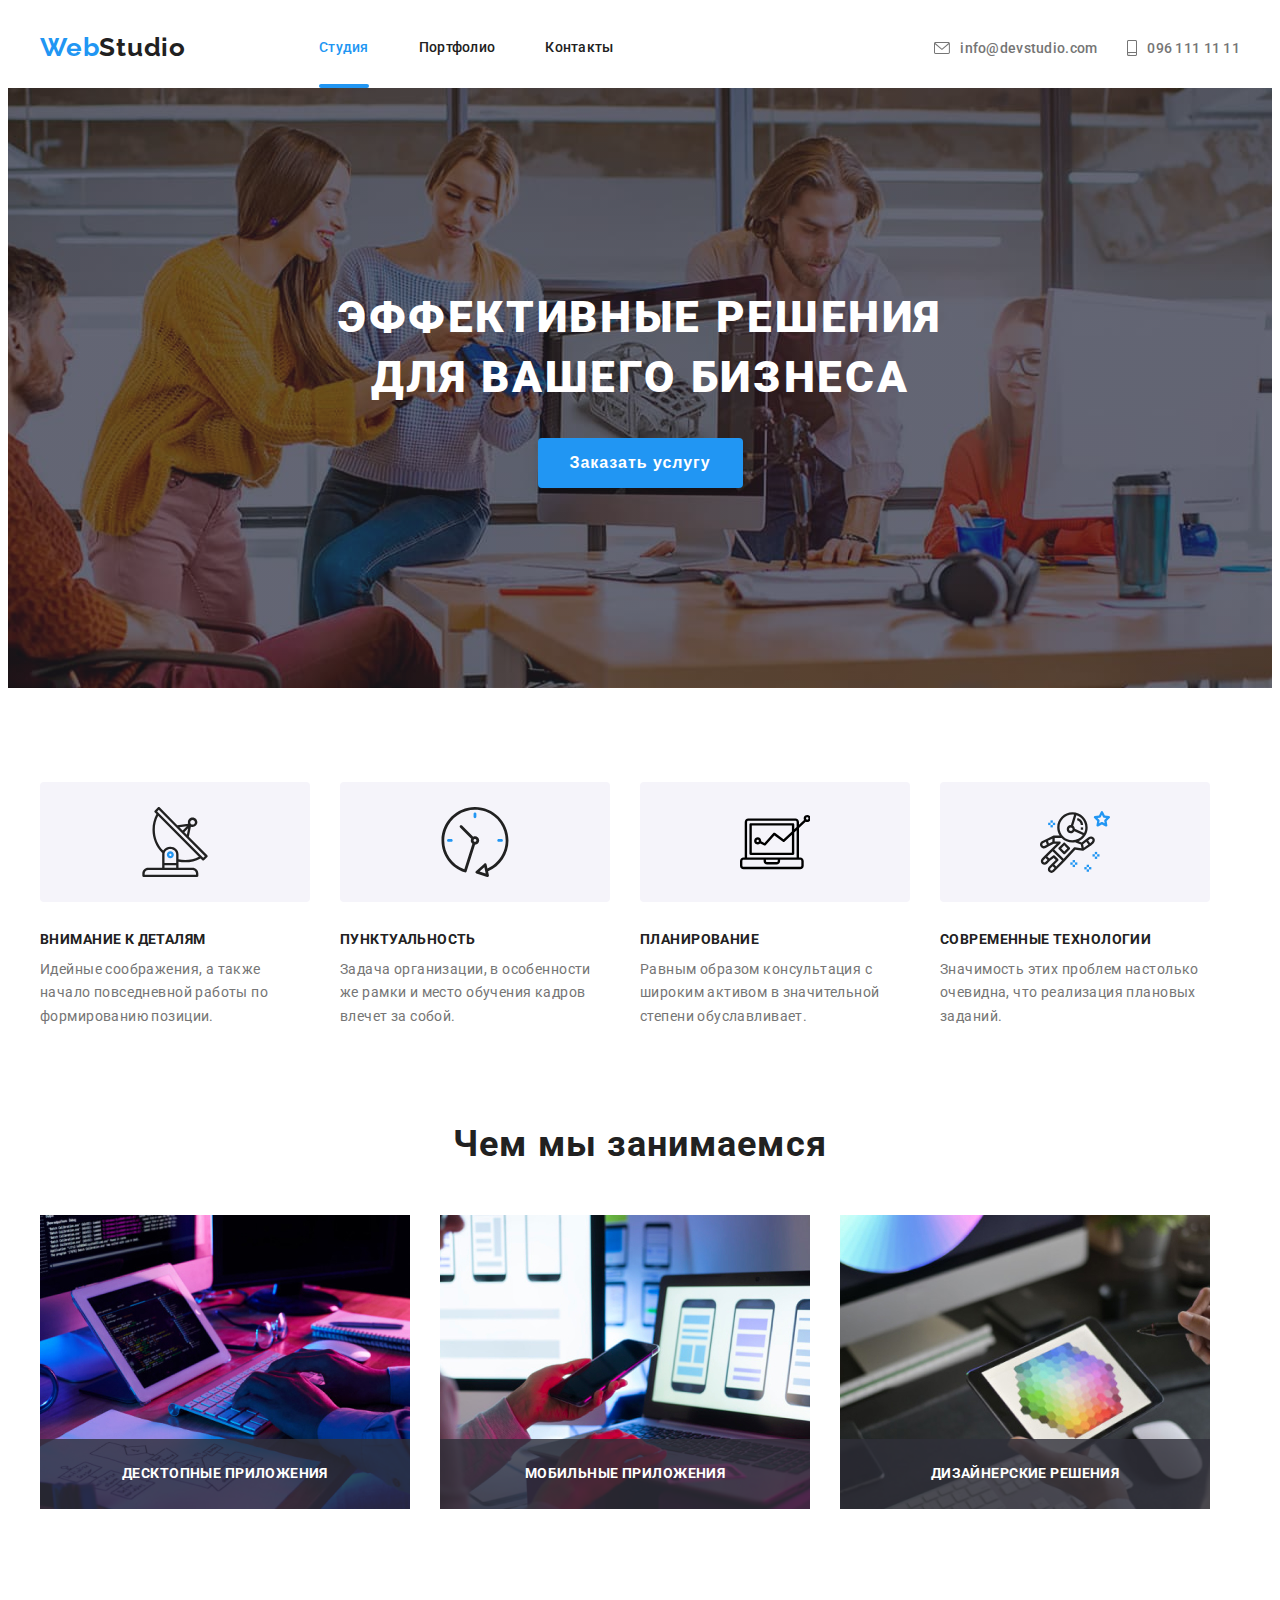
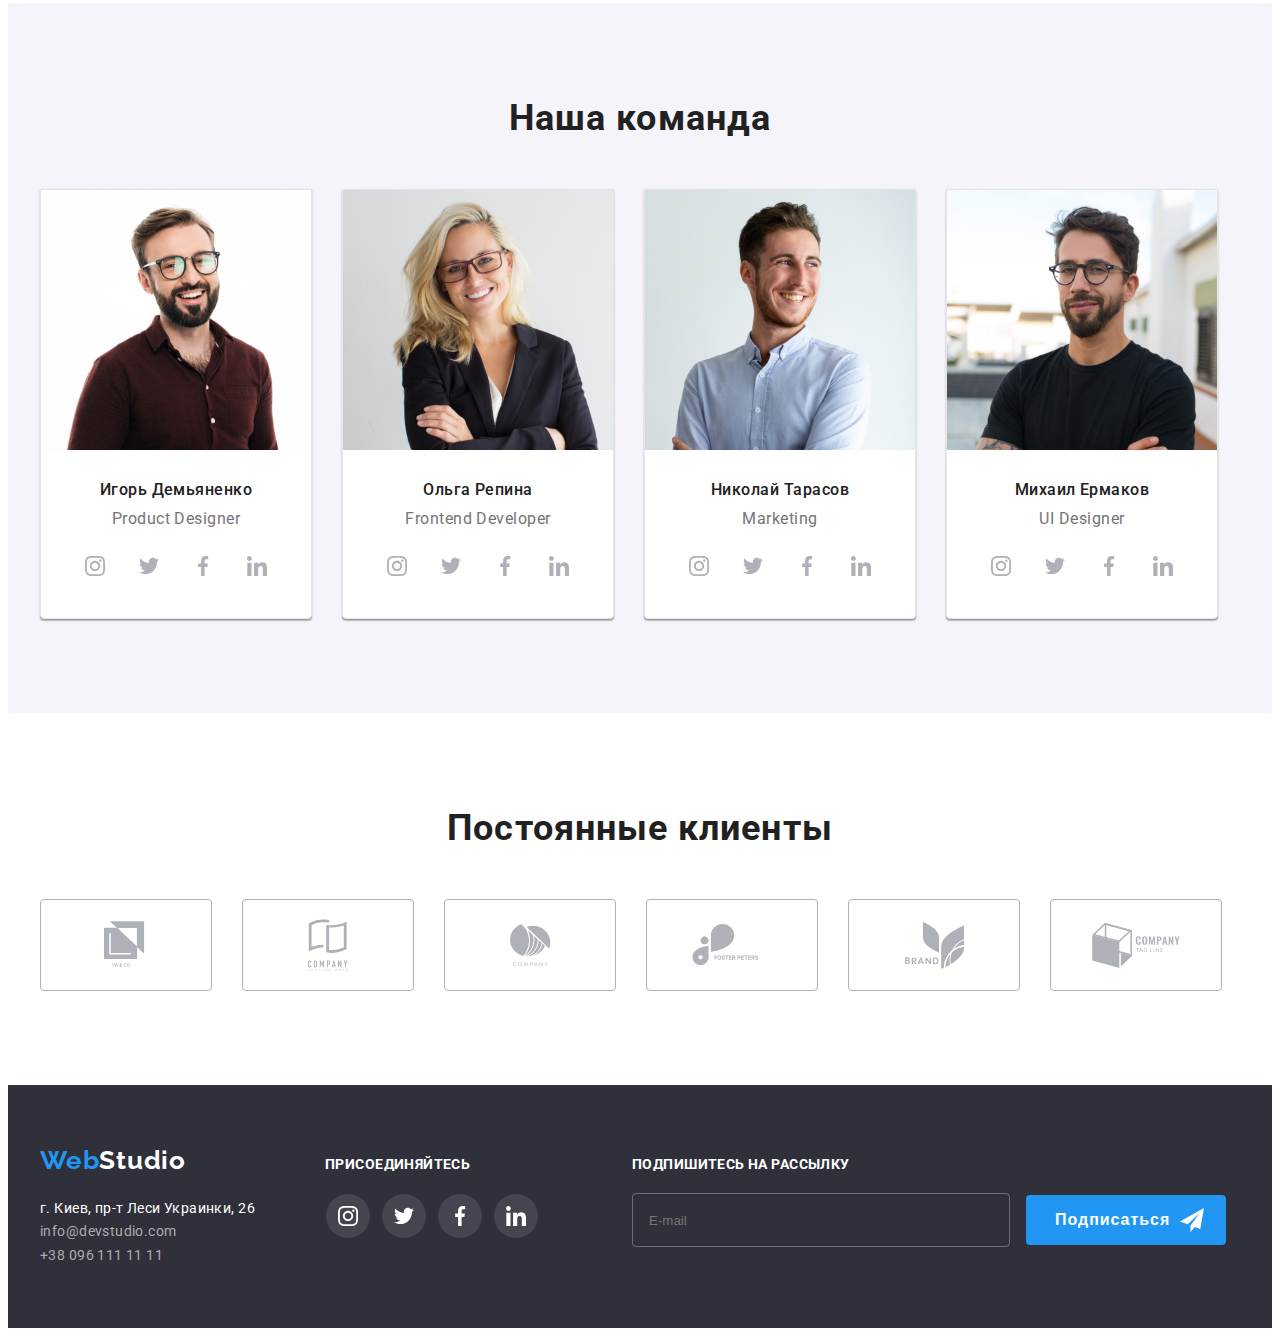
<file: index.html>
<!DOCTYPE html>
<html lang="ru">
    <head>
        <meta charset="UTF-8">
        <meta name="viewport" content="width=device-width, initial-scale=1.0">
        <title>Studio</title>
        
        <link rel="preconnect" href="https://fonts.gstatic.com">
        <link href="https://fonts.googleapis.com/css2?family=Raleway:wght@700&family=Roboto:wght@400;500;700;900&display=swap"
            rel="stylesheet">
        <link rel="stylesheet" href="https://cdnjs.cloudflare.com/ajax/libs/modern-normalize/1.0.0/modern-normalize.min.css"
            integrity="sha512-ISS7cAi1PEhQ8jnbJpJZMd29NlhNj4AWYyLOSp2CE/CsHxTCu+r+t0D2yoJudVrd0/8fTVPUVDzY5Tvli75u/g=="
            crossorigin="anonymous" />
        <link rel="stylesheet" href="./css/style.css">
        </head>
<body>
    
<header>
    
    <nav class="container main-nav">
   
        <a href="" class="full-logo"><span class="logo">Web</span><span class="logotwo">Studio</span></a>    
     <ul class="site-nav list">
         <li class="item"><a href="" class="current link">Студия</a></li> 
         <li class="item"><a href="./portfolio.html" class="kont link">Портфолио</a></li> 
         <li class="item"><a href="#address" class="kont link">Контакты</a></li> 
     </ul>
     <ul class="auth-nav list">
         <li class="item">
             <a href="malito:info@devstudio.com" class="link email">
                 <svg class="envelope"><use href="./images/icons.svg#icon-envelope"></use></svg>info@devstudio.com</a></li>
         <li class="item">
             <a href="tel:+380961111111" class="link phone">
             <svg class="smartphone">
                 <use href ="./images/icons.svg#icon-smartphone"></use></svg>096 111 11 11</a></li>
     </ul>
    
    </nav>

    
 </header>
 <main>
     <section class="hero overlay">
        
    <h1 class="hero-text">Эффективные решения для вашего бизнеса</h1>
    <button class="primary-btn" data-modal-open>Заказать услугу</button>
    
   
     </section>


 <section class="whywe-container">
     <div class="container">
     <h2 class="visually-hidden">Why we</h2>
     <ul class="list advan-box">
         <li class="item">
             <div class="svg-box">
             <svg class="antenna"><use href="./images/icons.svg#icon-antenna"></use></svg></div>
             <h3 class="advantages">Внимание к деталям</h3>
             <p class="adv-text">Идейные соображения, а также начало повседневной работы по формированию позиции.</p>
         </li>
         <li class="item">
             <div class="svg-box">
            <svg class="clock">
                <use href="./images/icons.svg#icon-clock"></use>
            </svg></div>
            <h3 class="advantages">Пунктуальность</h3>
            <p class="adv-text">Задача организации, в особенности же рамки и место обучения кадров влечет за собой.</p>
        </li>
        <li class="item">
            <div class="svg-box">
            <svg class="diagram">
                <use href="./images/icons.svg#icon-diagram"></use>
            </svg></div>
            <h3 class="advantages">Планирование</h3>
            <p class="adv-text">Равным образом консультация с широким активом в значительной степени обуславливает.</p>
        </li>
        <li class="item">
            <div class="svg-box">
            <svg class="astronaut">
                <use href="./images/icons.svg#icon-astronaut"></use>
            </svg></div>
            <h3 class="advantages">Современные технологии</h3>
            <p class="adv-text">Значимость этих проблем настолько очевидна, что реализация плановых заданий.</p>
        </li>

     </ul>
   
</div>
 </section>


 <section class="wedo-container">
     <div class="container">
     <h2 class="whatwedo">Чем мы занимаемся</h2>
     <ul class="list wedo-box">
         <li class="do-item"><img src="./images/pic1.jpg" alt="pic1"> <div class="wedo-text-box"><p class="wedo-text">Десктопные приложения</p></div></li>
         <li class="do-item"><img src="./images/pic2.jpg" alt="pic2"><div class="wedo-text-box">
            <p class="wedo-text">Мобильные приложения</p>
        </div></li>
         <li class="do-item"><img src="./images/pic3.jpg" alt="pic3"><div class="wedo-text-box">
            <p class="wedo-text">Дизайнерские решения</p>
        </div></li>
         
     </ul>
</div>
 </section>


 <section class="ourteam-section team-container">
     <div class="container">

     <h2 class="ourteam">Наша команда</h2>
     <ul class="list team-box ">
         <li class="item">
            <img src="./images/ID1.jpg" alt="ph1" width="270">
             <h4 class="ourteam-lead">Игорь Демьяненко</h4>
             <p class="ourteam-position">Product Designer</p>
             <ul class="list list-box">
                 <li class="soclink-box"> <a href="" class="soc-box"> 
                     <svg class="insta">
                     <use href ="./images/icons.svg#icon-instagram"></use></svg></a></li>
                 <li class="soclink-box"> <a href="" class="soc-box">
                      <svg class="twit"><use href="./images/icons.svg#icon-twitter"></use></svg></a></li>
                 <li class="soclink-box"> <a href="" class="soc-box"><svg class="face"><use href="./images/icons.svg#icon-facebook"></use></svg></a></li>
                 <li class="soclink-box"> <a href="" class="soc-box"><svg class="linkd"><use href="./images/icons.svg#icon-linkedin"></use></svg></a></li>
             </ul>
             
         </li>
         <li class="item">
            <img src="./images/OR2.jpg" alt="ph2" width="270">
            <h4 class="ourteam-lead">Ольга Репина</h4>
            <p class="ourteam-position">Frontend Developer</p>
            <ul class="list list-box">
                <li class="soclink-box"> <a href="" class="soc-box">
                        <svg class="insta">
                            <use href="./images/icons.svg#icon-instagram"></use>
                        </svg></a></li>
                <li class="soclink-box"> <a href="" class="soc-box">
                        <svg class="twit">
                            <use href="./images/icons.svg#icon-twitter"></use>
                        </svg></a></li>
                <li class="soclink-box"> <a href="" class="soc-box"><svg class="face">
                            <use href="./images/icons.svg#icon-facebook"></use>
                        </svg></a></li>
                <li class="soclink-box"> <a href="" class="soc-box"><svg class="linkd">
                            <use href="./images/icons.svg#icon-linkedin"></use>
                        </svg></a></li>
            </ul>
            
        </li>
        <li class="item">
            <img src="./images/NT3.jpg" alt="ph3" width="270">
            <h4 class="ourteam-lead">Николай Тарасов</h4>
            <p class="ourteam-position">Marketing</p>
            <ul class="list list-box">
            <li class="soclink-box"> <a href="" class="soc-box">
                    <svg class="insta">
                        <use href="./images/icons.svg#icon-instagram"></use>
                    </svg></a></li>
            <li class="soclink-box"> <a href="" class="soc-box">
                    <svg class="twit">
                        <use href="./images/icons.svg#icon-twitter"></use>
                    </svg></a></li>
            <li class="soclink-box"> <a href="" class="soc-box"><svg class="face">
                        <use href="./images/icons.svg#icon-facebook"></use>
                    </svg></a></li>
            <li class="soclink-box"> <a href="" class="soc-box"><svg class="linkd">
                        <use href="./images/icons.svg#icon-linkedin"></use>
                    </svg></a></li>
            </ul>
            
        </li>
        <li class="item">
            <img src="./images/MY4.jpg" alt="ph4" width="270">
            <h4 class="ourteam-lead">Михаил Ермаков</h4>
            <p class="ourteam-position">UI Designer</p>
            <ul class="list list-box">
                <li class="soclink-box"> <a href="" class="soc-box">
                        <svg class="insta">
                            <use href="./images/icons.svg#icon-instagram"></use>
                        </svg></a></li>
                <li class="soclink-box"> <a href="" class="soc-box">
                        <svg class="twit">
                            <use href="./images/icons.svg#icon-twitter"></use>
                        </svg></a></li>
                <li class="soclink-box"> <a href="" class="soc-box"><svg class="face">
                            <use href="./images/icons.svg#icon-facebook"></use>
                        </svg></a></li>
                <li class="soclink-box"> <a href="" class="soc-box"><svg class="linkd">
                            <use href="./images/icons.svg#icon-linkedin"></use>
                        </svg></a></li>
            </ul>
            
        </li>
     </ul>
</div>
 </section>

 <section class="client-container">
     <div class="container">
     <h2 class="our-clients">Постоянные клиенты</h2>
     <ul class="list clients-box">
         <li class="item"><a href="" class="client-focus"><svg class="logo1"  width="44.27px" height="49.23px"><use href="./images/icons.svg#icon-logo1"></use></svg></a></li>
        <li class="item"><a href="" class="client-focus"><svg class="logo2" width="40px" height="52px"><use href="./images/icons.svg#icon-logo2"></use></svg></a></li>
        <li class="item"><a href="" class="client-focus"><svg class="logo3" width="41px" height="42.6px"><use href="./images/icons.svg#icon-logo3"></use></svg></a></li>
        <li class="item"><a href="" class="client-focus"><svg class="logo4" width="79.66px" height="42.02px"><use href="./images/icons.svg#icon-logo4"></use> </svg></a></li>
        <li class="item"><a href="" class="client-focus"><svg class="logo5" width="59px" height="47px"><use href="./images/icons.svg#icon-logo5"></use></svg></a></li>
        <li class="item"><a href="" class="client-focus"><svg class="logo6" width="88.48px" height="45.44px"><use href="./images/icons.svg#icon-logo6"></use></svg></a></li>
     </ul>
    </div>
 </section>
</main>
<footer class="footer footer-container">
    <div class="container foot-box">
        <section class="add-box">
            <h1 class="visually-hidden">Kontacts</h1>
    <a href="" class="full-logo logo-box"><span class="logo">Web</span><span class="footer-studio">Studio</span></a><br>
    
    <address id="address" class="post-box">
        
        <p><a class="post-address">г. Киев, пр-т Леси Украинки, 26</a></p>
        <p><a href="malito:info@devstudio.com" class="email-address">info@devstudio.com</a></p>
        <p><a href="tel:+380961111111" class="tel-address">+38 096 111 11 11</a></p>
    </address>
    </section>
   
    <section class="joinus-box">
        <h2 class="join-us">присоединяйтесь</h2>
        <ul class="list join-box">
            
            <li class="join-socl">
                <a href="" aria-label="Instagram"><svg class="foot-media"><use href="./images/icons.svg#icon-instagram"></use></svg></a></li>
            <li class="join-socl">
                <a href="" aria-label="Twitter"><svg class="foot-media"><use href="./images/icons.svg#icon-twitter"></use></svg></a>
            </li>
            <li class="join-socl">
                <a href="" aria-label="Facebook"><svg class="foot-media"><use href="./images/icons.svg#icon-facebook"></use></svg></a>
            </li>
            <li class="join-socl">
                <a href="" aria-label="LinkedIn"><svg class="foot-media"><use href="./images/icons.svg#icon-linkedin"></use></svg></a>
            </li>
        </ul>
    </section>
    <section class="sign-in-box">
        <h2 class="visually-hidden">Подпишитесь на рассылку</h2>
    <b class="sign-in">Подпишитесь на рассылку</b>
    
    <form name="signup-form" class="signup-box">
        <label for="signup-form">
            <input type="email" name="email" id="signup-form" placeholder="E-mail"  class="signup-form">
        </label>
        <button type="submit" class="signin-btn">Подписаться </button>
    </form>
   
    </section>
   
</div>
</footer>

<!-- Modal window -->

<div class="backdrop is-hidden" data-modal>
    <div class="modal">
        <button class="closebtn" data-modal-close><svg class="close-btn" width="11" height="11">
                <use href="./images/icons.svg#icon-close-btn"></use>
            </svg>
        </button>
        
        <form name="order-form" class="form">
            <h2 class="modal-text">Оставьте свои данные, мы вам перезвоним</h2>
            
        <div class="form-field">
                <label for="user-name" class="user-info">Имя </label>
            <div class="name-form">
                <input type="text" name="name" id="user-name" class="input-border">
                <span class="form-icons">
                    <svg width="18" height="18">
                        <use href="./images/icons.svg#icon-person"></use>
                    </svg>
                </span>
            </div>

            
        </div>

            <div class="form-field">
                <label for="user-tel" class="user-info">Телефон</label>
            <div class="name-form">
                <input type="tel" id="user-tel" class="input-border">
                <span class="form-icons">
                <svg width="18" height="18">
                    <use href="./images/icons.svg#icon-phone"></use>
                </svg>
            </span>
            </div>
            </div>



            <div class="form-field">
                <label for="user-mail" class="user-info">Почта</label>
                <div class="name-form">
                <input type="email" name="email" id="user-mail" class="input-border">
                <span class="form-icons">
                <svg width="18" height="18">
                    <use href="./images/icons.svg#icon-email"></use>
                </svg>
                </span>
                </div>
            </div>

            <div class="form-field">
                <label for="feedback" class="user-info">Комментарий</label>
                <textarea  name="feedback" class="input-border comment" id="feedback" rows="10" placeholder="Введите текст"></textarea>
            </div>

            
            <div class="form-agreement">
                <label class="check-agreement" >
                    <input class="checkbox" type="checkbox" name="agreement" value="agreement">
                    <span class="check-icon"></span>
                    Соглашаюсь с рассылкой и принимаю <a href="" class="customer-agreem">Условия договора</a>
                    </label>
            </div>
            
            <button type="submit" class="sendback-btn">Отправить</button>
        </form>
    </div>
</div>
<script src="./js/modal.js"></script>
</body>

</html>
</file>
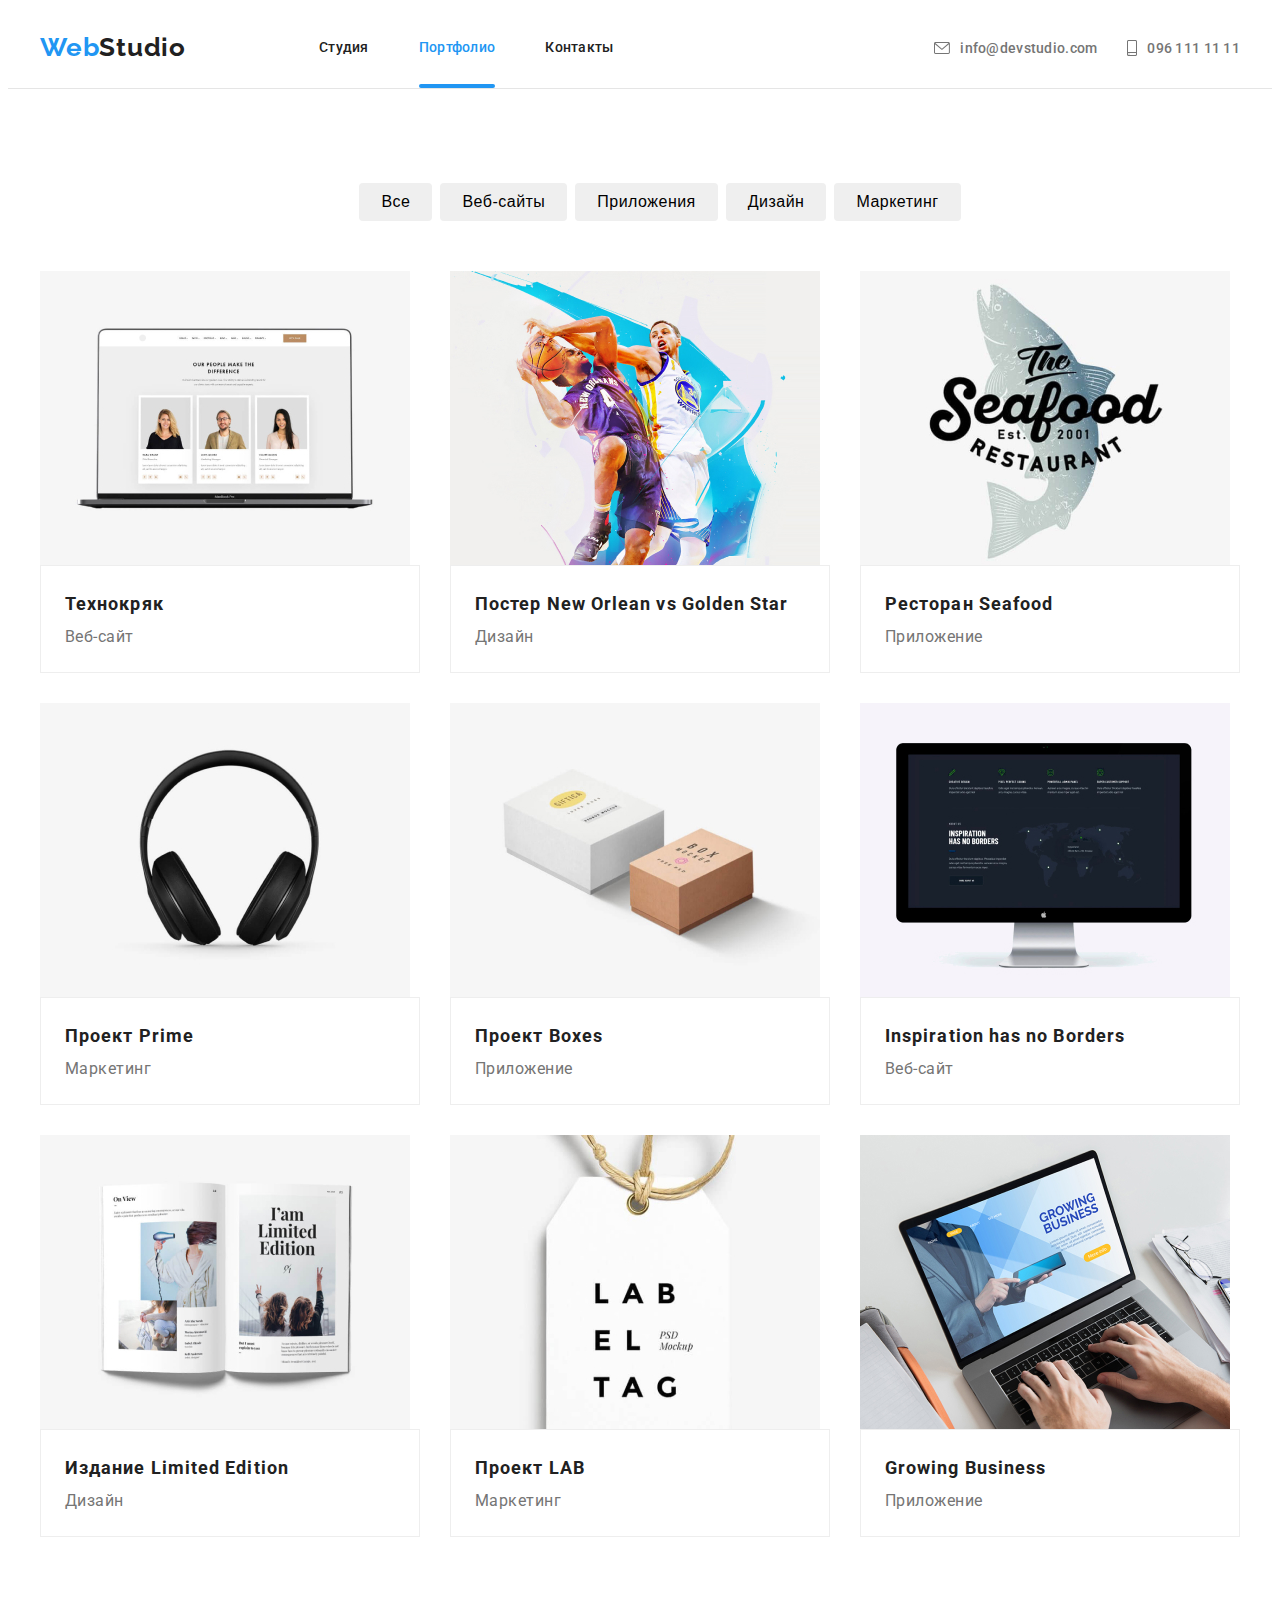
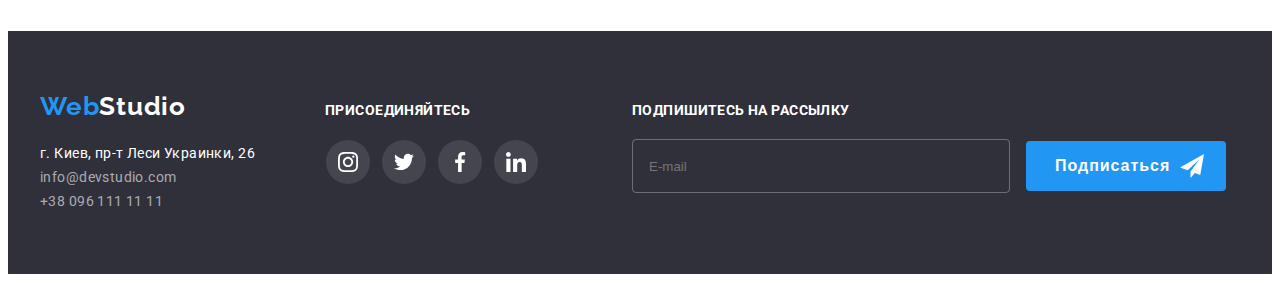
<file: portfolio.html>
<!DOCTYPE html>
<html lang="ru">

<head>
    <meta charset="UTF-8">
    <meta name="viewport" content="width=device-width, initial-scale=1.0">
    <title>Portfolio</title>
   
    <link rel="preconnect" href="https://fonts.gstatic.com">
    <link href="https://fonts.googleapis.com/css2?family=Raleway:wght@700&family=Roboto:wght@400;500;700;900&display=swap"
        rel="stylesheet">
    <link rel="stylesheet" href="https://cdnjs.cloudflare.com/ajax/libs/modern-normalize/1.0.0/modern-normalize.min.css"
        integrity="sha512-ISS7cAi1PEhQ8jnbJpJZMd29NlhNj4AWYyLOSp2CE/CsHxTCu+r+t0D2yoJudVrd0/8fTVPUVDzY5Tvli75u/g=="
        crossorigin="anonymous" />
    <link rel="stylesheet" href="./css/style.css">
</head>

<body>

    <header class="header">
    
        <nav class="container main-nav">
    
            <a href="" class="full-logo"><span class="logo">Web</span><span class="logotwo">Studio</span></a>
            <ul class="site-nav list">
                <li class="item"><a href="./index.html" class="kont link">Студия</a></li>
                <li class="item"><a href="" class=" current link">Портфолио</a></li>
                <li class="item"><a href="#address" class="kont link">Контакты</a></li>
            </ul>
            <ul class="auth-nav list">
                <li class="item">
                    <a href="malito:info@devstudio.com" class="link email">
                        <svg class="envelope">
                            <use href="./images/icons.svg#icon-envelope"></use>
                        </svg>info@devstudio.com</a>
                </li>
                <li class="item"><a href="tel:+380961111111" class="link phone">
                        <svg class="smartphone">
                            <use href="./images/icons.svg#icon-smartphone"></use>
                        </svg> 096 111 11 11</a></li>
            </ul>
    
        </nav>
    
    
    </header>
<main>

    
<section class="container">
    <h1 class="visually-hidden">Our projects</h1>
    <ul class="list btn-box">
        <li class="item"><button type="button" class="portf-btn">Все</button></li>
        <li class="item"><button type="button" class="portf-btn">Веб-сайты</button></li>
        <li class="item"><button type="button" class="portf-btn">Приложения</button></li>
        <li class="item"><button type="button" class="portf-btn">Дизайн</button></li>
        <li class="item"><button type="button" class="portf-btn">Маркетинг</button></li>
    </ul>
    <ul class="list project-box">
        <li class="item">
            <a href="" class="cards"> 
        <div class="proj-thumb">
            <img src="./portf-img/prtf-img1.jpg" alt="prtf-img1" width="370">
            <div class="text-hover-box">
                <p class="text-hover">Технокряк это современная площадка распространения коронавируса. Компании используют эту
                    платформу для цифрового
                    шпионажа и атак на защищённые сервера конкурентов.
                </p>
            </div>
        </div>
            <div class="project-text">
            <h2 class="portf-project">Технокряк</h2>
            <p class="portf-text">Веб-сайт</p>
            </div></a>
        </li>
        <li class="item"><a href="" class="cards"><div class="proj-thumb">
            <img src="./portf-img/prtf-img2.jpg" alt="prtf-img2" width="370"><div class="text-hover-box">
                <p class="text-hover">Технокряк это современная площадка распространения коронавируса. Компании используют эту
                    платформу для цифрового
                    шпионажа и атак на защищённые сервера конкурентов.
                </p>
            </div>
        </div>
            <div class="project-text">
            <h2 class="portf-project">Постер New Orlean vs Golden Star</h2>
            <p class="portf-text">Дизайн</p>
            </div>
            </a>
        </li>
        <li class="item"><a href="" class="cards"><div class="proj-thumb">
            <img src="./portf-img/prtf-img3.jpg" alt="prtf-img3" width="370"><div class="text-hover-box">
                <p class="text-hover">Технокряк это современная площадка распространения коронавируса. Компании используют эту
                    платформу для цифрового
                    шпионажа и атак на защищённые сервера конкурентов.
                </p>
            </div>
        </div>
            <div class="project-text">
            <h2 class="portf-project">Ресторан Seafood</h2>
            <p class="portf-text">Приложение</p>
            </div>
</a>
        </li>
        <li class="item"><a href="" class="cards"><div class="proj-thumb">
            <img src="./portf-img/prtf-img4.jpg" alt="prtf-img4" width="370"><div class="text-hover-box">
                <p class="text-hover">Технокряк это современная площадка распространения коронавируса. Компании используют эту
                    платформу для цифрового
                    шпионажа и атак на защищённые сервера конкурентов.
                </p>
            </div>
        </div>
            <div class="project-text">
            <h2 class="portf-project">Проект Prime</h2>
            <p class="portf-text">Маркетинг</p>
            </div></a>
        </li>
        <li class="item"><a href="" class="cards"><div class="proj-thumb">
            <img src="./portf-img/prtf-img5.jpg" alt="prtf-img5" width="370"><div class="text-hover-box">
                <p class="text-hover">Технокряк это современная площадка распространения коронавируса. Компании используют эту
                    платформу для цифрового
                    шпионажа и атак на защищённые сервера конкурентов.
                </p>
            </div>
        </div>
            <div class="project-text">
            <h2 class="portf-project">Проект Boxes</h2>
            <p class="portf-text">Приложение</p>
            </div></a>
        </li>
        <li class="item"><a href="" class="cards"><div class="proj-thumb">
            <img src="./portf-img/prtf-img6.jpg" alt="prtf-img6" width="370"><div class="text-hover-box">
                <p class="text-hover">Технокряк это современная площадка распространения коронавируса. Компании используют эту
                    платформу для цифрового
                    шпионажа и атак на защищённые сервера конкурентов.
                </p>
            </div>
        </div>
            <div class="project-text">
            <h2 class="portf-project">Inspiration has no Borders</h2>
            <p class="portf-text">Веб-сайт</p>
            </div></a>
        </li>
        <li class="item"><a href="" class="cards"><div class="proj-thumb">
            <img src="./portf-img/prtf-img7.jpg" alt="prtf-img7" width="370"><div class="text-hover-box">
                <p class="text-hover">Технокряк это современная площадка распространения коронавируса. Компании используют эту
                    платформу для цифрового
                    шпионажа и атак на защищённые сервера конкурентов.
                </p>
            </div>
        </div>
            <div class="project-text">
            <h2 class="portf-project">Издание Limited Edition</h2>
            <p class="portf-text">Дизайн</p>
            </div></a>
        </li>
        <li class="item"><a href="" class="cards"><div class="proj-thumb">
            <img src="./portf-img/prtf-img8.jpg" alt="prtf-img8" width="370"><div class="text-hover-box">
                <p class="text-hover">Технокряк это современная площадка распространения коронавируса. Компании используют эту
                    платформу для цифрового
                    шпионажа и атак на защищённые сервера конкурентов.
                </p>
            </div>
        </div>
            <div class="project-text">
            <h2 class="portf-project">Проект LAB</h2>
            <p class="portf-text">Маркетинг</p>
            </div></a>
        </li>
        <li class="item"><a href="" class="cards"><div class="proj-thumb">
            <img src="./portf-img/prtf-img9.jpg" alt="prtf-img9" width="370"><div class="text-hover-box">
                <p class="text-hover">Технокряк это современная площадка распространения коронавируса. Компании используют эту
                    платформу для цифрового
                    шпионажа и атак на защищённые сервера конкурентов.
                </p>
            </div>
        </div>
            <div class="project-text">
            <h2 class="portf-project">Growing Business</h2>
            <p class="portf-text">Приложение</p>
            </div></a>
        </li>
    </ul>
</section>
</main>
    <footer class="footer footer-container">
        <div class="container foot-box">
            <section class="add-box">
                <h1 class="visually-hidden">Kontacts</h1>
                <a href="" class="full-logo logo-box"><span class="logo">Web</span><span
                        class="footer-studio">Studio</span></a><br>
    
                <address id="address" class="post-box">
    
                    <p><a class="post-address">г. Киев, пр-т Леси Украинки, 26</a></p>
                    <p><a href="malito:info@devstudio.com" class="email-address">info@devstudio.com</a></p>
                    <p><a href="tel:+380961111111" class="tel-address">+38 096 111 11 11</a></p>
                </address>
            </section>
    
            <section class="joinus-box">
                <h2 class="join-us">присоединяйтесь</h2>
                <ul class="list join-box">
    
                <li class="join-socl">
                    <a href="" aria-label="Instagram"><svg class="foot-media">
                            <use href="./images/icons.svg#icon-instagram"></use>
                        </svg></a>
                </li>
                <li class="join-socl">
                    <a href="" aria-label="Twitter"><svg class="foot-media">
                            <use href="./images/icons.svg#icon-twitter"></use>
                        </svg></a>
                </li>
                <li class="join-socl">
                    <a href="" aria-label="Facebook"><svg class="foot-media">
                            <use href="./images/icons.svg#icon-facebook"></use>
                        </svg></a>
                </li>
                <li class="join-socl">
                    <a href="" aria-label="LinkedIn"><svg class="foot-media">
                            <use href="./images/icons.svg#icon-linkedin"></use>
                        </svg></a>
                </li>
                </ul>
            </section>
            <section class="sign-in-box">
                <b class="sign-in">Подпишитесь на рассылку</b>
            
                <form action="" name="signup-form" class="signup-box">
                    <label>
                    <input type="email" name="email" placeholder="E-mail" class="signup-form">
            </label>
                    <button type="submit" class="signin-btn">Подписаться </button>
                </form>
            
            </section>
    
        </div>
    </footer>
</body>

</html>
</file>
<file: css/style.css>
:root {
  --primary-text-color: #212121;
  --text-color: #757575;
  --hero-color: #ffffff;
  --accent-color: #2196f3;
}

body {
  color: var(--primary-text-color);
  font-family: Roboto, sans-serif;

  background-color: var(--hero-color);
}

.visually-hidden {
  position: absolute;
  width: 1px;
  height: 1px;
  margin: -1px;
  border: 0;
  padding: 0;
  white-space: nowrap;
  clip-path: inset(100%);
  clip: rect(0 0 0 0);
  overflow: hidden;
}

.list {
  list-style: none;
}

h1,
h2,
h3,
h4,
p,
ul {
  margin-top: 0;
  margin-bottom: 0;
}

/*Header*/

.header {
  border-bottom: 1px solid #e5e5e5;
}

.main-nav {
  display: flex;
  align-items: center;
}

.logo {
  color: var(--accent-color);
}

.logotwo {
  color: var(--primary-text-color);
}

.full-logo {
  text-decoration: none;
  font-family: Raleway, sans-serif;
  font-weight: bold;
  font-size: 26px;
  line-height: 1.2;
  letter-spacing: 0.03em;
}

.site-nav .link {
  display: block;
  padding-top: 32px;
  padding-bottom: 32px;

  color: var(--primary-text-color);
  font-weight: 500;
  font-size: 14px;
  line-height: 1.14;
  text-decoration: none;
  letter-spacing: 0.02em;
}

.site-nav {
  display: flex;
  margin-left: 93px;
}

.site-nav .item {
  margin-right: 50px;
}

.site-nav .item:last-child {
  margin-right: 0;
}

.auth-nav {
  display: flex;
  margin-left: auto;
}

.auth-nav .item + .item {
  margin-left: 30px;
}

.site-nav .current:hover,
.site-nav .current:focus {
  color: var(--accent-color);
}

.site-nav .current {
  position: relative;
  transition-property: color;
  transition-duration: 250ms;
  transition-timing-function: cubic-bezier(0.4, 0, 0.2, 1);
  color: var(--accent-color);
}

.current::after {
  position: absolute;
  top: 76px;
  content: "";
  display: block;
  width: 100%;
  height: 4px;

  background-color: #2196f3;
  border-radius: 2px;

  opacity: 1;
}

.site-nav .kont {
  transition-property: color;
  transition-duration: 250ms;
  transition-timing-function: cubic-bezier(0.4, 0, 0.2, 1);
}

.site-nav .kont:hover,
.site-nav .kont:focus {
  color: var(--accent-color);
}

.auth-nav .link {
  color: var(--text-color);
  font-weight: 500;
  font-size: 14px;
  line-height: 1.15;
  text-decoration: none;
  letter-spacing: 0.02em;
}

.auth-nav .envelope {
  width: 16px;
  height: 12px;
  margin-right: 10px;

  fill: #757575;

  transition-property: color;
  transition-duration: 250ms;
  transition-timing-function: cubic-bezier(0.4, 0, 0.2, 1);
}

.auth-nav .smartphone {
  margin-right: 10px;
  width: 10px;
  height: 16px;

  fill: #757575;

  transition-property: color;
  transition-duration: 250ms;
  transition-timing-function: cubic-bezier(0.4, 0, 0.2, 1);
}

.phone,
.email {
  display: flex;

  align-items: center;

  transition-property: color;
  transition-duration: 250ms;
  transition-timing-function: cubic-bezier(0.4, 0, 0.2, 1);
}

.auth-nav .email:hover,
.auth-nav .email:focus {
  color: var(--accent-color);
}

.auth-nav .email:hover .envelope,
.auth-nav .email:focus .envelope {
  fill: currentColor;
}

.auth-nav .phone:hover,
.auth-nav .phone:focus {
  color: var(--accent-color);
}

.auth-nav .phone:hover .smartphone,
.auth-nav .pnone:focus .smartphone {
  fill: currentColor;
}

/*Hero*/
.hero {
  padding-top: 200px;
  margin-right: auto;
  margin-left: auto;
  color: var(--hero-color);
  text-align: center;
}

.overlay {
  max-width: 1600px;

  background-image: linear-gradient(
      rgba(47, 48, 58, 0.4),
      rgba(47, 48, 58, 0.4)
    ),
    url(../icons/main-bkg.jpg);

  background-color: #2f303a;

  background-repeat: no-repeat;
  background-position: center;
}

.hero-text {
  width: 696px;
  margin-right: auto;
  margin-left: auto;

  font-weight: 900;
  font-size: 44px;
  line-height: 1.36;
  text-transform: uppercase;
  letter-spacing: 0.06em;
}

/* Modal window */

.primary-btn {
  display: inline-block;

  padding: 10px 32px;
  margin-top: 30px;
  margin-bottom: 200px;

  color: var(--hero-color);
  font-weight: 700;
  font-size: 16px;
  line-height: 1.88;
  text-align: center;
  text-decoration: none;
  align-items: center;
  letter-spacing: 0.06em;
  border: none;
  box-shadow: 0px 4px 4px rgba(0, 0, 0, 0.15);
  border-radius: 4px;
  background-color: var(--accent-color);
}

.primary-btn:hover,
.primary-btn:focus {
  transform: scale(1.25);
}

.closebtn {
  justify-content: center;
  align-items: center;
  width: 30px;
  height: 30px;

  display: flex;
  margin-top: 8px;
  margin-left: 490px;
  border-radius: 50%;
  background-color: #ffffff;
  border: 1px solid rgba(0, 0, 0, 0.1);
}

.closebtn:hover,
.closebtn:focus {
  transform: scale(1.25);
}

.backdrop {
  position: fixed;
  z-index: 5;
  top: 0;
  left: 0;
  width: 100%;
  height: 100%;
  background-color: rgba(0, 0, 0, 0.2);
}

.backdrop.is-hidden {
  opacity: 0;
  pointer-events: none;
}

.modal {
  position: absolute;
  top: 50%;
  left: 50%;
  transform: translate(-50%, -50%);

  min-width: 528px;
  min-height: 581px;

  background-color: #ffffff;
}

.form {
  margin-left: auto;
  margin-right: auto;
  padding-left: 41px;

  padding-right: 39px;
  padding-bottom: 40px;
}

.form-field {
  display: flex;
  flex-direction: column;
  margin-bottom: 10px;
}

.form-agreement {
  position: relative;
  margin-top: 10px;
  margin-bottom: 30px;
}

.checkbox {
  width: 16px;
  height: 15px;
  font-weight: 400;
  font-size: 14px;
  line-height: 1.71;
  margin-right: 7px;
  letter-spacing: 0.03em;

  color: #757575;
  appearance: none;
  -webkit-appearance: none;
  outline-offset: 0;
}

.check-icon {
  position: absolute;
  display: inline-block;
  top: 0;
  left: 0;
  content: "";
  width: 16px;
  height: 15px;
  background-color: transparent;
  border: 1px solid var(--primary-text-color);
}

.checkbox:checked + .check-icon {
  background-color: var(--accent-color);
  border-radius: 2px;
  background-origin: border-box;
  border-color: var(--accent-color);
  background-image: url(../icons/icon-check.svg);
  background-size: contain;
}

textarea {
  resize: none;
}

.input-border {
  min-height: 40px;
  min-width: 100%;
  border: 1px solid rgba(33, 33, 33, 0.2);
  border-radius: 4px;
  padding-left: 42px;
  transition-property: border;
  transition-duration: 250ms;
  transition-timing-function: cubic-bezier(0.4, 0, 0.2, 1);
}

.input-border:hover,
.input-border:focus {
  border: 1px solid var(--accent-color);
}

.modal-text {
  font-weight: 700;
  font-size: 20px;
  line-height: 1.15;
  text-align: center;
  letter-spacing: 0.03em;
  margin-bottom: 12px;
}

.user-info {
  margin-bottom: 4px;
  font-weight: 400;
  font-size: 12px;
  line-height: 1.17;
  letter-spacing: 0.01em;

  color: #757575;
}

.form-field input::placeholder {
  padding: 12px 16px;
  font-size: 14px;
  line-height: 1.14;
  letter-spacing: 0.01em;

  color: rgba(117, 117, 117, 0.5);
}

.comment {
  padding: 12px 16px;
}

.sendback-btn {
  justify-content: center;
  align-items: center;
  display: flex;
  margin-right: auto;
  width: 200px;
  height: 50px;
  margin-left: auto;
  border: none;
  box-shadow: 0px 4px 4px rgba(0, 0, 0, 0.15);
  border-radius: 4px;

  background-color: #188ce8;
  color: var(--hero-color);

  transition-property: color, background-color;
  transition-duration: 250ms;
  transition-timing-function: cubic-bezier(0.4, 0, 0.2, 1);
}

.sendback-btn:hover,
.sendback-btn:focus {
  background-color: #2196f3;
  color: var(--hero-color);
}

.name-form {
  position: relative;
  min-width: 342px;
}

.form-icons {
  position: absolute;
  top: 50%;
  left: 12px;
  transform: translateY(-50%);
  fill: var(--primary-text-color);
  transition-property: fill;
  transition-duration: 250ms;
  transition-timing-function: cubic-bezier(0.4, 0, 0.2, 1);
}

.input-border:hover ~ .form-icons,
.input-border:focus ~ .form-icons {
  fill: var(--accent-color);
}

.customer-agreem {
  color: var(--accent-color);
}

.closebtn:hover,
.closebtn:focus {
  fill: var(--accent-color);
}

/*Advantages*/

.advan-box {
  padding-inline-start: 0;
  display: flex;
}

.svg-box {
  justify-content: center;
  align-items: center;
  width: 270px;
  height: 120px;
  margin-right: 30px;
  margin-bottom: 30px;

  display: flex;

  background-color: #f5f4fa;
  border-radius: 4px;
  background-repeat: no-repeat;
  background-position: center;
}

.antenna,
.clock,
.diagram,
.astronaut {
  width: 70px;
  height: 70px;
}

.advan-box .item:last-child {
  margin-right: 0;
}

.advantages {
  margin-bottom: 10px;

  color: var(--primary-text-color);
  font-weight: bold;
  font-size: 14px;
  line-height: 1.14;
  text-transform: uppercase;
  letter-spacing: 0.03em;
}

.adv-text {
  width: 270px;
  color: var(--text-color);
  font-weight: 400;
  font-size: 14px;
  line-height: 1.7;
  letter-spacing: 0.03em;
}

.container {
  width: 1200px;

  /* outline: 3px solid rgb(116, 216, 112); */
  padding-left: 15px;
  padding-right: 15px;
  margin: auto;
}

.whywe-container {
  padding-top: 94px;
  padding-bottom: 94px;
}

/*What We Do*/
.whatwedo {
  margin-bottom: 50px;

  color: var(--primary-text-color);
  font-weight: 700;
  font-size: 36px;
  line-height: 1.17;
  text-align: center;
  letter-spacing: 0.03em;
}

.wedo-container {
  padding-bottom: 94px;
}

.wedo-box {
  padding-inline-start: 0px;
  display: flex;
}

.wedo-box .do-item + .do-item {
  margin-left: 30px;
}

.wedo-box .do-item {
  position: relative;
}

.wedo-text {
  font-weight: 700;
  font-size: 14px;
  line-height: 1.14;
  text-align: center;
  letter-spacing: 0.03em;
  text-transform: uppercase;
  padding-top: 27px;
  color: var(--hero-color);
}

.wedo-text-box {
  position: absolute;
  bottom: 0;
  left: 0;

  width: 370px;
  height: 70px;
  background-color: rgba(47, 48, 58, 0.8);
}

/*Our Team*/

.team-box {
  margin-top: 50px;
  padding-inline-start: 0;

  display: flex;
}

.team-box .item {
  margin-right: 30px;

  background: #ffffff;
  border: 1px solid #e5e5e5;
  box-shadow: 0px 1px 3px rgba(0, 0, 0, 0.12), 0px 1px 1px rgba(0, 0, 0, 0.14),
    0px 2px 1px rgba(0, 0, 0, 0.2);
  border-radius: 0px 0px 4px 4px;
}

.team-box .item:last-child {
  margin-right: 0;
}

.ourteam-section {
  padding-top: 94px;
  padding-bottom: 94px;
  background-color: #f5f4fa;
}

.ourteam,
.our-clients {
  color: var(--primary-text-color);
  font-weight: 700;
  font-size: 36px;
  line-height: 1.17;
  text-align: center;
  letter-spacing: 0.03em;
}

.ourteam-lead {
  margin-top: 30px;
  margin-bottom: 10px;
  text-align: center;

  color: var(--primary-text-color);
  font-weight: 500;
  font-size: 16px;
  line-height: 1.19;
  letter-spacing: 0.03em;
}

.ourteam-position {
  text-align: center;

  color: var(--text-color);
  font-weight: 400;
  font-size: 16px;
  line-height: 1.19;
  letter-spacing: 0.03em;
}

.list-box {
  display: flex;
  padding-inline-start: 0;

  justify-content: center;
  margin-top: 16px;
  margin-bottom: 30px;
}

.soclink-box {
  margin-right: 10px;
}

.soclink-box:last-child {
  margin-right: 0;
}

.insta,
.twit,
.face,
.linkd {
  fill: #afb1b8;
  width: 20px;
  height: 20px;
}

.soc-box {
  align-items: center;
  justify-content: center;
  width: 44px;
  height: 44px;

  display: flex;

  border-radius: 50%;

  transition-property: color, background-color;
  transition-duration: 250ms;
  transition-timing-function: cubic-bezier(0.4, 0, 0.2, 1);
}

.soc-box:hover,
.soc-box:focus {
  color: var(--hero-color);

  background-color: var(--accent-color);
}

.insta,
.twit,
.linkd,
.face {
  transition-property: fill;
  transition-duration: 250ms;
  transition-timing-function: cubic-bezier(0.4, 0, 0.2, 1);
}

.soc-box:hover .twit,
.soc-box:focus .twit,
.soc-box:hover .insta,
.soc-box:focus .insta,
.soc-box:hover .face,
.soc-box:focus .face,
.soc-box:hover .linkd,
.soc-box:focus .linkd {
  fill: currentColor;
}

/*Clients logo*/

.client-container {
  padding-top: 94px;
  padding-bottom: 94px;
}

.clients-box {
  display: flex;
  padding-inline-start: 0;
}

.client-focus {
  margin-right: 30px;
  margin-top: 50px;
  height: 90px;
  width: 170px;

  display: flex;

  justify-content: center;
  align-items: center;
  border-radius: 4px;
  border: 1px solid #afb1b8;
  outline: none;

  transition-property: border;
  transition-duration: 250ms;
  transition-timing-function: cubic-bezier(0.4, 0, 0.2, 1);
}

.logo1,
.logo2,
.logo3,
.logo4,
.logo5,
.logo6 {
  fill: #afb1b8;

  transition-property: fill;
  transition-duration: 250ms;
  transition-timing-function: cubic-bezier(0.4, 0, 0.2, 1);
}

.client-focus:hover,
.client-focus:focus {
  border: 1px solid var(--accent-color);
}

.client-focus:hover .logo1,
.client-focus:focus .logo1,
.client-focus:hover .logo2,
.client-focus:focus .logo2,
.client-focus:hover .logo3,
.client-focus:focus .logo3,
.client-focus:hover .logo4,
.client-focus:focus .logo4,
.client-focus:hover .logo5,
.client-focus:focus .logo5,
.client-focus:hover .logo6,
.client-focus:focus .logo6 {
  fill: var(--accent-color);
}

.logo1:hover,
.logo2:hover,
.logo3:hover,
.logo4:hover,
.logo5:hover,
.logo6:hover,
.logo1:focus,
.logo2:focus,
.logo3:focus,
.logo4:focus,
.logo5:focus,
.logo6:focus {
  fill: var(--accent-color);
}

.client-focus .item:last-child {
  margin-right: 0;
}

/*Footer*/
.footer {
  padding-top: 60px;
  padding-bottom: 60px;

  background-color: #2f303a;
}

.footer-studio {
  color: var(--hero-color);
}

.post-address,
.email-address,
.tel-address {
  color: var(--hero-color);
  font-weight: 400;
  font-style: normal;
  font-size: 14px;
  line-height: 1.7;
  letter-spacing: 0.03em;
  text-decoration: none;
}

.email-address,
.tel-address {
  color: rgba(255, 255, 255, 0.6);
}

.join-us,
.sign-in {
  margin-bottom: 20px;

  font-weight: 700;
  font-size: 14px;
  line-height: 1.14;
  letter-spacing: 0.03em;
  text-transform: uppercase;
  color: var(--hero-color);
}

.joinus-box {
  margin-left: 70px;
}

.join-socl a {
  padding: 12px;
  justify-content: center;
  align-items: center;

  display: flex;

  border: 1px solid rgb(47, 48, 58, 1);
  border-radius: 50%;
  background-size: 44px 44px;
  background-position: center;
  background-repeat: no-repeat;
  background-color: rgba(255, 255, 255, 0.1);

  transition-property: background-color, border;
  transition-duration: 250ms;
  transition-timing-function: cubic-bezier(0.4, 0, 0.2, 1);
}

.sign-in-box {
  margin-left: 93px;
}

.signup-box {
  margin-top: 20px;
}

.signin-btn {
  position: relative;
  font-weight: 700;
  font-size: 16px;
  line-height: 1.88;
  padding-left: 29px;
  text-align: left;
  min-width: 200px;
  min-height: 50px;
  letter-spacing: 0.06em;
  color: var(--hero-color);
  background-color: var(--accent-color);
  margin-left: 12px;
  border: none;
  border-radius: 4px;
}

.signin-btn::after {
  position: absolute;
  top: 50%;
  transform: translateY(-50%);
  display: inline-block;
  content: "";
  background-image: url(../icons/send.svg);
  width: 24px;
  height: 24px;
  margin-left: 10px;
}

.signup-form {
  min-height: 50px;
  min-width: 358px;
  color: rgba(255, 255, 255, 0.6);
  padding-left: 16px;
  background-color: transparent;
  border: 1px solid rgba(255, 255, 255, 0.3);
  border-radius: 4px;
}

.foot-media {
  width: 20px;
  height: 20px;
  fill: var(--hero-color);
}

.join-socl a:hover,
.join-socl a:active,
.join-socl a:focus {
  background-color: var(--accent-color);
  border: 1px solid var(--accent-color);
}

.join-socl + .join-socl {
  margin-left: 10px;
}

.foot-box {
  align-items: baseline;

  display: flex;
}

.post-box {
  margin-top: 20px;
}

.join-box {
  padding-inline-start: 0;

  display: flex;
}

/*Portfolio buttons*/

.btn-box {
  justify-content: center;
  padding-top: 94px;
  margin-bottom: 50px;

  display: flex;
}

.btn-box .item {
  margin-right: 8px;
}

.portf-btn {
  padding-top: 6px;
  padding-bottom: 6px;
  padding-left: 22px;
  padding-right: 22px;

  display: inline-block;

  font-weight: 500;
  font-size: 16px;
  line-height: 1.63;
  text-align: center;
  letter-spacing: 0.03em;

  border: none;
  border-radius: 4px;

  transition-property: color, background-color;
  transition-duration: 250ms;
  transition-timing-function: cubic-bezier(0.4, 0, 0.2, 1);
}

.btn-box .item:last-child {
  margin-right: 0;
}

.portf-btn:hover,
.portf-btn:focus {
  background-color: var(--accent-color);
  color: var(--hero-color);
  box-shadow: 0px 3px 1px rgba(0, 0, 0, 0.1), 0px 1px 2px rgba(0, 0, 0, 0.08),
    0px 2px 2px rgba(0, 0, 0, 0.12);
}

/*Portfolio main*/

img {
  max-width: 100%;
  height: auto;

  display: block;
}

.project-box {
  padding-inline-start: 0;
  display: flex;
  flex-wrap: wrap;
  margin-left: -30px;
  margin-top: -30px;
  padding-bottom: 94px;
}

.project-box .item {
  margin-left: 30px;
  margin-top: 30px;
  flex-basis: calc(100% / 3 - 30px);
}

.project-text {
  padding-top: 20px;
  padding-bottom: 20px;
  padding-right: 24px;
  padding-left: 24px;

  display: block;

  border: 1px solid #eeeeee;
}

.proj-thumb {
  position: relative;
  overflow: hidden;
}

.text-hover-box {
  position: absolute;
  top: 0;
  right: 0;

  width: 370px;
  height: 294px;
  background-color: rgba(33, 150, 243, 0.9);
  opacity: 0;
  transform: translateY(100%);

  transition-property: transform;
  transition: 250ms cubic-bezier(0.4, 0, 0.2, 1);
}

.cards:hover .text-hover-box {
  opacity: 1;
  transform: translateY(0);
}

.text-hover {
  padding: 63px 24px;
  font-weight: 400;
  font-size: 18px;
  line-height: 1.56;

  letter-spacing: 0.03em;
  color: var(--hero-color);
}

.portf-project {
  color: var(--primary-text-color);
  font-weight: 700;
  font-size: 18px;
  line-height: 2;
  letter-spacing: 0.06em;
}

.portf-text {
  color: var(--text-color);
  font-weight: 400;
  font-size: 16px;
  line-height: 1.88;
  letter-spacing: 0.03em;
}

.cards {
  display: block;
  text-decoration: none;
  outline: none;

  transition-property: box-shadow;
  transition-duration: 250ms;
  transition-timing-function: cubic-bezier(0.4, 0, 0.2, 1);
}

.cards:hover,
.cards:focus {
  box-shadow: 0 0 10px var(--text-color);
}
</file>
